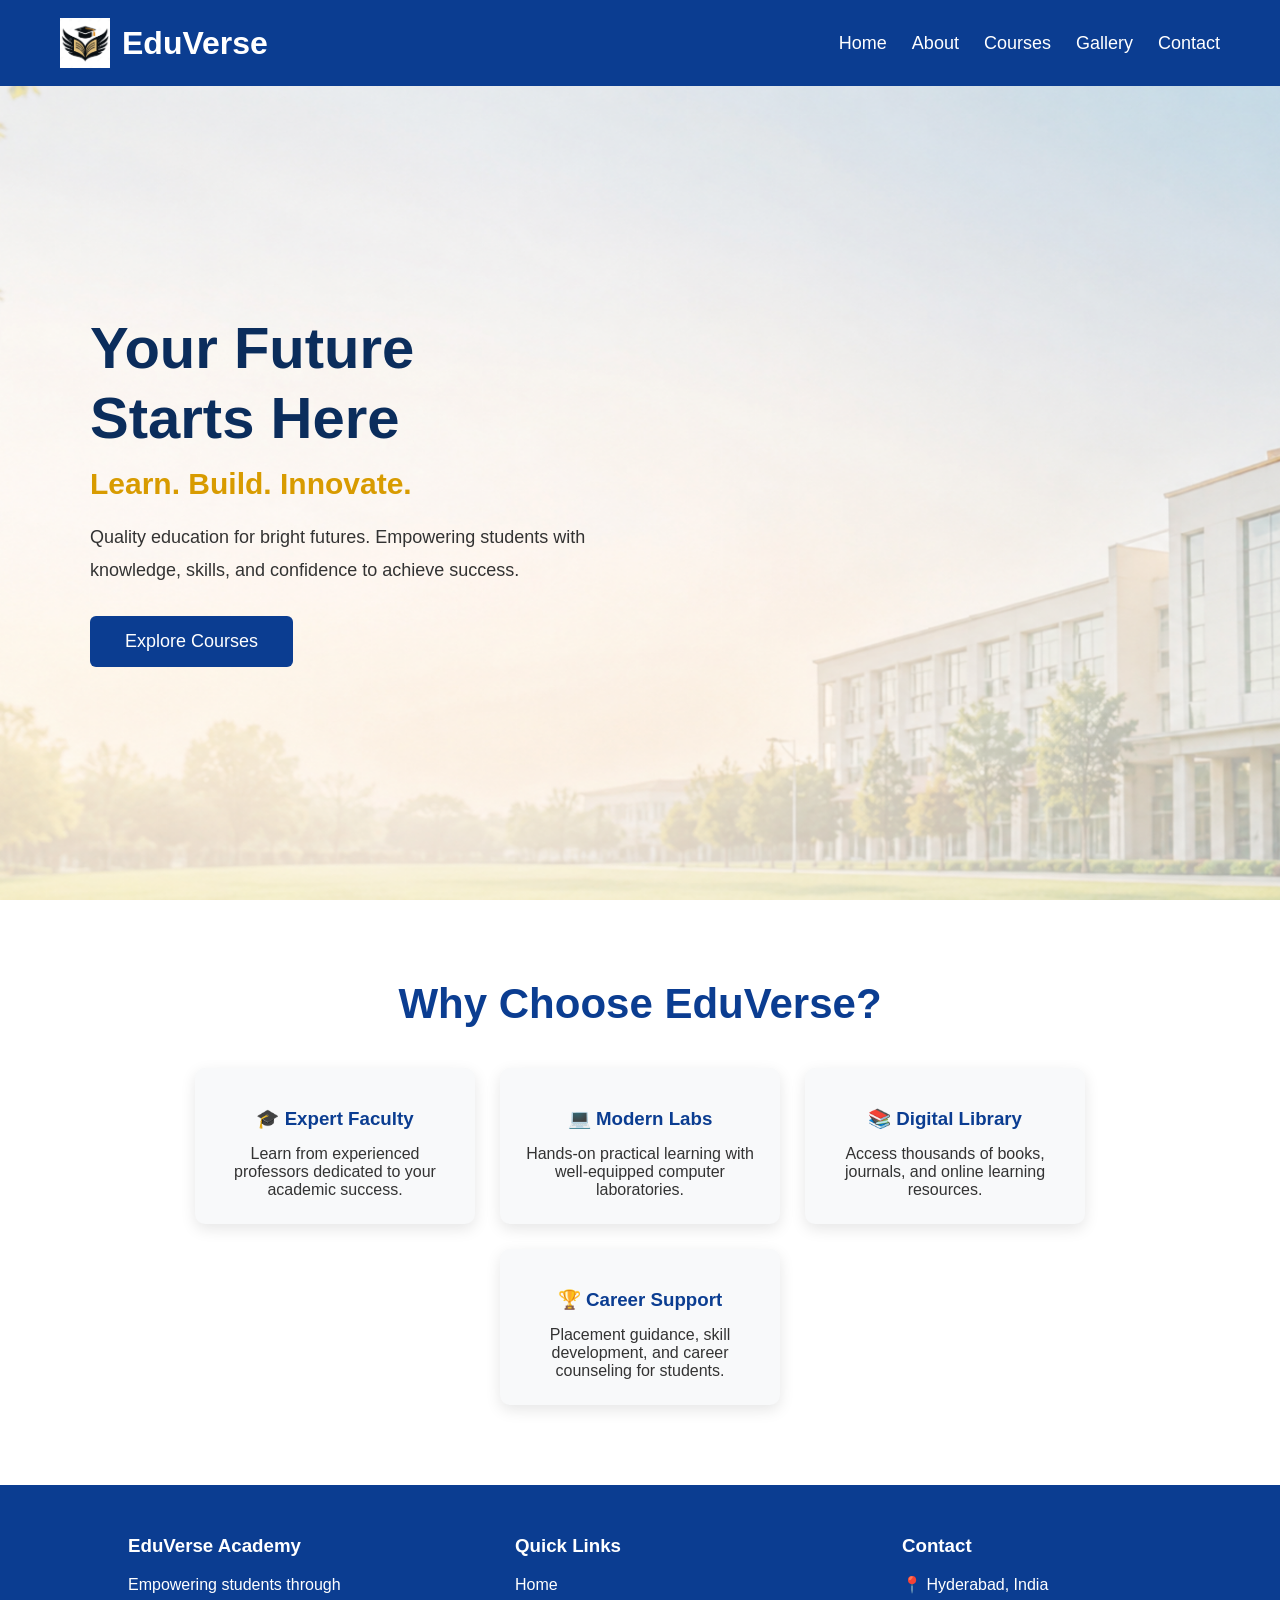
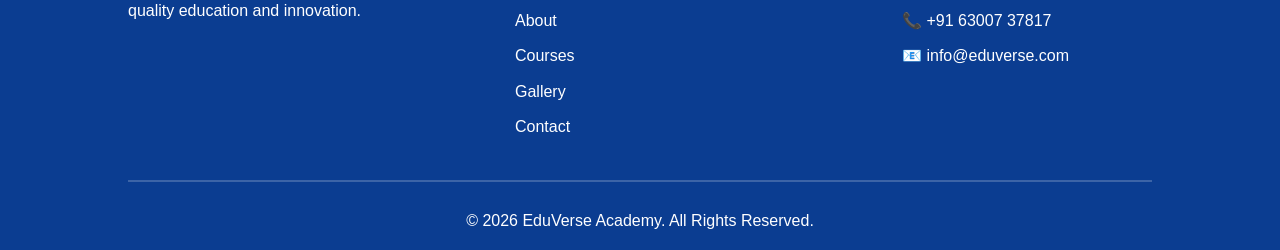
<file: index.html>
<!DOCTYPE html>
<html lang="en">

<head>
    <meta charset="UTF-8">
    <meta name="viewport" content="width=device-width, initial-scale=1.0">

    <title>EduVerse Academy</title>

    <meta name="description" content="EduVerse Academy provides quality education for students.">
    <meta name="keywords" content="Education, College, Courses, Learning">

    <link rel="stylesheet" href="style.css">
    <link rel="icon" type="image/png" href="images/favicon.png">
</head>

<body>

    <!-- Header -->
    <header>

        <div class="logo">
    <img src="images/logo.png" alt="EduVerse Logo">
    <h1>EduVerse</h1>
</div>

        <nav>
            <a href="index.html">Home</a>
            <a href="about.html">About</a>
            <a href="courses.html">Courses</a>
            <a href="gallery.html">Gallery</a>
            <a href="contact.html">Contact</a>
        </nav>

    </header>

    <!-- Hero Section -->
    <main>

        <section class="hero">

            <div class="hero-content">

                <h2>Your Future Starts Here</h2>

                <h3>Learn. Build. Innovate.</h3>

                <p>
                    Quality education for bright futures. Empowering students
                    with knowledge, skills, and confidence to achieve success.
                </p>

                <a href="courses.html">
                    <button>Explore Courses</button>
                </a>

            </div>

        </section>

        <section class="features">

    <h2>Why Choose EduVerse?</h2>

    <div class="cards">

        <div class="card">
            <h3>🎓 Expert Faculty</h3>
            <p>Learn from experienced professors dedicated to your academic success.</p>
        </div>

        <div class="card">
            <h3>💻 Modern Labs</h3>
            <p>Hands-on practical learning with well-equipped computer laboratories.</p>
        </div>

        <div class="card">
            <h3>📚 Digital Library</h3>
            <p>Access thousands of books, journals, and online learning resources.</p>
        </div>

        <div class="card">
            <h3>🏆 Career Support</h3>
            <p>Placement guidance, skill development, and career counseling for students.</p>
        </div>

    </div>

</section>

    </main>

    <!-- Footer -->
    <footer>

    <div class="footer-container">

        <div>
            <h3>EduVerse Academy</h3>
            <p>Empowering students through quality education and innovation.</p>
        </div>

        <div>
            <h3>Quick Links</h3>
            <p><a href="index.html">Home</a></p>
            <p><a href="about.html">About</a></p>
            <p><a href="courses.html">Courses</a></p>
            <p><a href="gallery.html">Gallery</a></p>
            <p><a href="contact.html">Contact</a></p>
        </div>

        <div>
            <h3>Contact</h3>
            <p>📍 Hyderabad, India</p>
            <p>📞 +91 63007 37817</p>
            <p>📧 info@eduverse.com</p>
        </div>

    </div>

    <hr>

    <p class="copyright">
        &copy; 2026 EduVerse Academy. All Rights Reserved.
    </p>

</footer>

    <script src="script.js"></script>

</body>

</html>
</file>
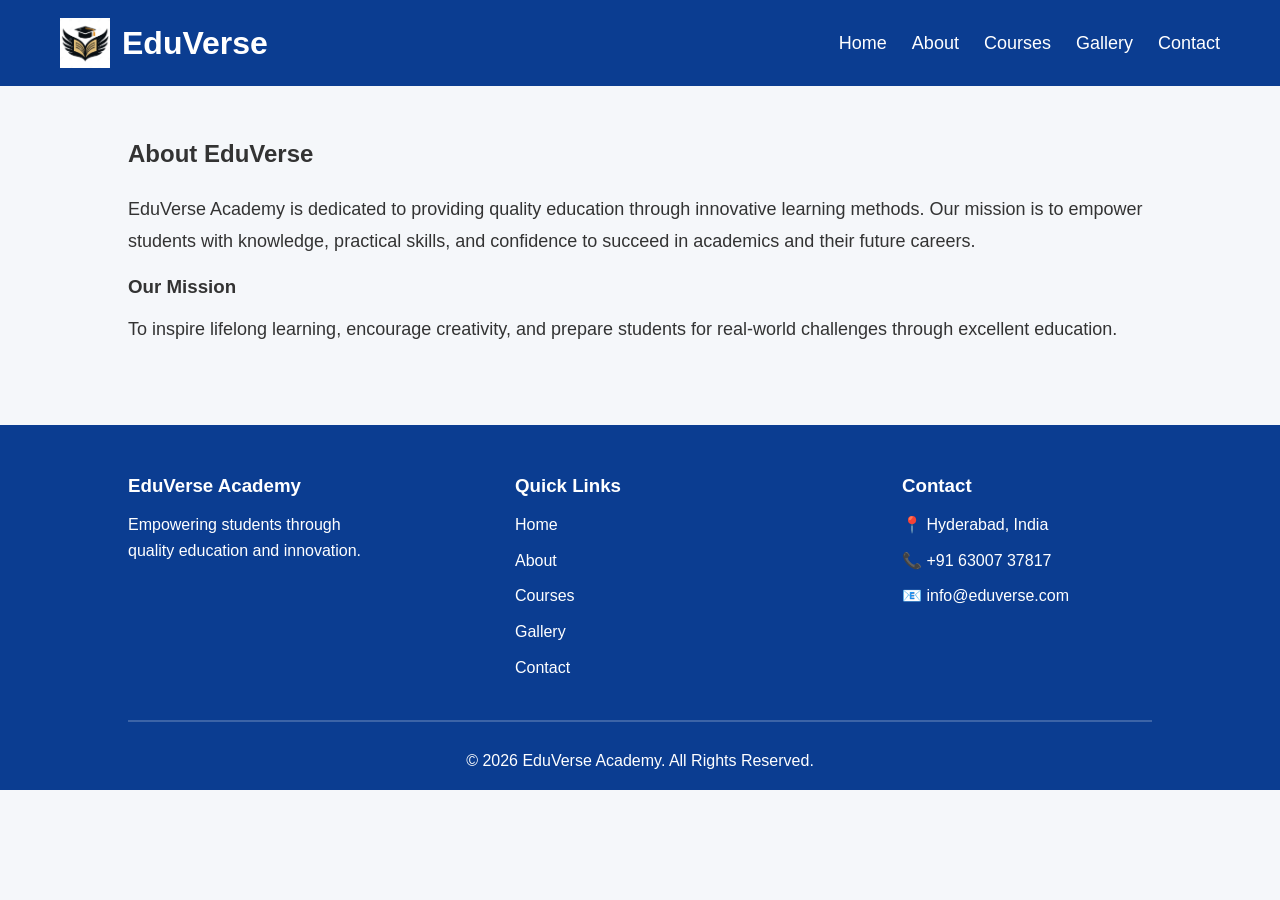
<file: about.html>
<!DOCTYPE html>
<html lang="en">
<head>
    <meta charset="UTF-8">
    <meta name="viewport" content="width=device-width, initial-scale=1.0">
    <title>About - EduVerse</title>
    <link rel="stylesheet" href="style.css">
    <link rel="icon" type="image/png" href="images/favicon.png">
</head>

<body>

<header>
    <div class="logo">
    <img src="images/logo.png" alt="EduVerse Logo">
    <h1>EduVerse</h1>
</div>

    <nav>
        <a href="index.html">Home</a>
        <a href="about.html">About</a>
        <a href="courses.html">Courses</a>
        <a href="gallery.html">Gallery</a>
        <a href="contact.html">Contact</a>
    </nav>
</header>

<section style="padding:140px 10% 80px;">

    <h2>About EduVerse</h2>

    <p style="margin-top:25px;font-size:18px;line-height:1.8;">
        EduVerse Academy is dedicated to providing quality education through
        innovative learning methods. Our mission is to empower students with
        knowledge, practical skills, and confidence to succeed in academics
        and their future careers.
    </p>

    <br>

    <h3>Our Mission</h3>

    <p style="margin-top:15px;font-size:18px;line-height:1.8;">
        To inspire lifelong learning, encourage creativity, and prepare
        students for real-world challenges through excellent education.
    </p>

</section>

<footer>

    <div class="footer-container">

        <div>
            <h3>EduVerse Academy</h3>
            <p>Empowering students through quality education and innovation.</p>
        </div>

        <div>
            <h3>Quick Links</h3>
            <p><a href="index.html">Home</a></p>
            <p><a href="about.html">About</a></p>
            <p><a href="courses.html">Courses</a></p>
            <p><a href="gallery.html">Gallery</a></p>
            <p><a href="contact.html">Contact</a></p>
        </div>

        <div>
            <h3>Contact</h3>
            <p>📍 Hyderabad, India</p>
            <p>📞 +91 63007 37817</p>
            <p>📧 info@eduverse.com</p>
        </div>

    </div>

    <hr>

    <p class="copyright">
        &copy; 2026 EduVerse Academy. All Rights Reserved.
    </p>

</footer>

</body>
</html>
</file>
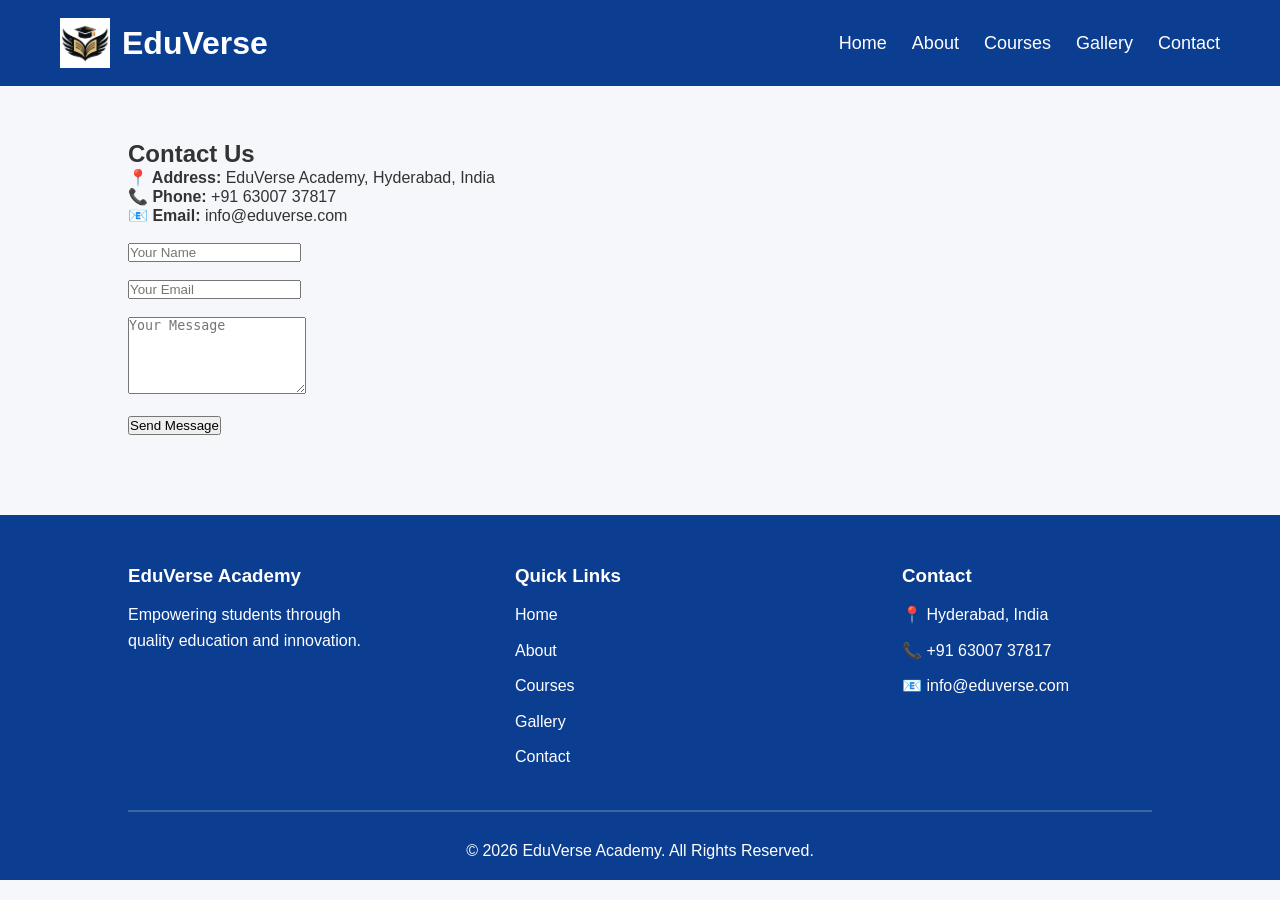
<file: contact.html>
<!DOCTYPE html>
<html lang="en">
<head>
    <meta charset="UTF-8">
    <meta name="viewport" content="width=device-width, initial-scale=1.0">
    <title>Contact - EduVerse</title>
    <link rel="stylesheet" href="style.css">
    <link rel="icon" type="image/png" href="images/favicon.png">
</head>

<body>

<header>
    <div class="logo">
    <img src="images/logo.png" alt="EduVerse Logo">
    <h1>EduVerse</h1>
</div>

    <nav>
        <a href="index.html">Home</a>
        <a href="about.html">About</a>
        <a href="courses.html">Courses</a>
        <a href="gallery.html">Gallery</a>
        <a href="contact.html">Contact</a>
    </nav>
</header>

<section style="padding:140px 10% 80px;">

    <h2>Contact Us</h2>

    <p><strong>📍 Address:</strong> EduVerse Academy, Hyderabad, India</p>

    <p><strong>📞 Phone:</strong> +91 63007 37817</p>

    <p><strong>📧 Email:</strong> info@eduverse.com</p>

    <br>

    <form>

        <input type="text" placeholder="Your Name" required><br><br>

        <input type="email" placeholder="Your Email" required><br><br>

        <textarea placeholder="Your Message" rows="5" required></textarea><br><br>

        <button type="submit">Send Message</button>

    </form>

</section>

<footer>

    <div class="footer-container">

        <div>
            <h3>EduVerse Academy</h3>
            <p>Empowering students through quality education and innovation.</p>
        </div>

        <div>
            <h3>Quick Links</h3>
            <p><a href="index.html">Home</a></p>
            <p><a href="about.html">About</a></p>
            <p><a href="courses.html">Courses</a></p>
            <p><a href="gallery.html">Gallery</a></p>
            <p><a href="contact.html">Contact</a></p>
        </div>

        <div>
            <h3>Contact</h3>
            <p>📍 Hyderabad, India</p>
            <p>📞 +91 63007 37817</p>
            <p>📧 info@eduverse.com</p>
        </div>

    </div>

    <hr>

    <p class="copyright">
        &copy; 2026 EduVerse Academy. All Rights Reserved.
    </p>

</footer>
<script src="script.js"></script>

</body>
</html>
</file>
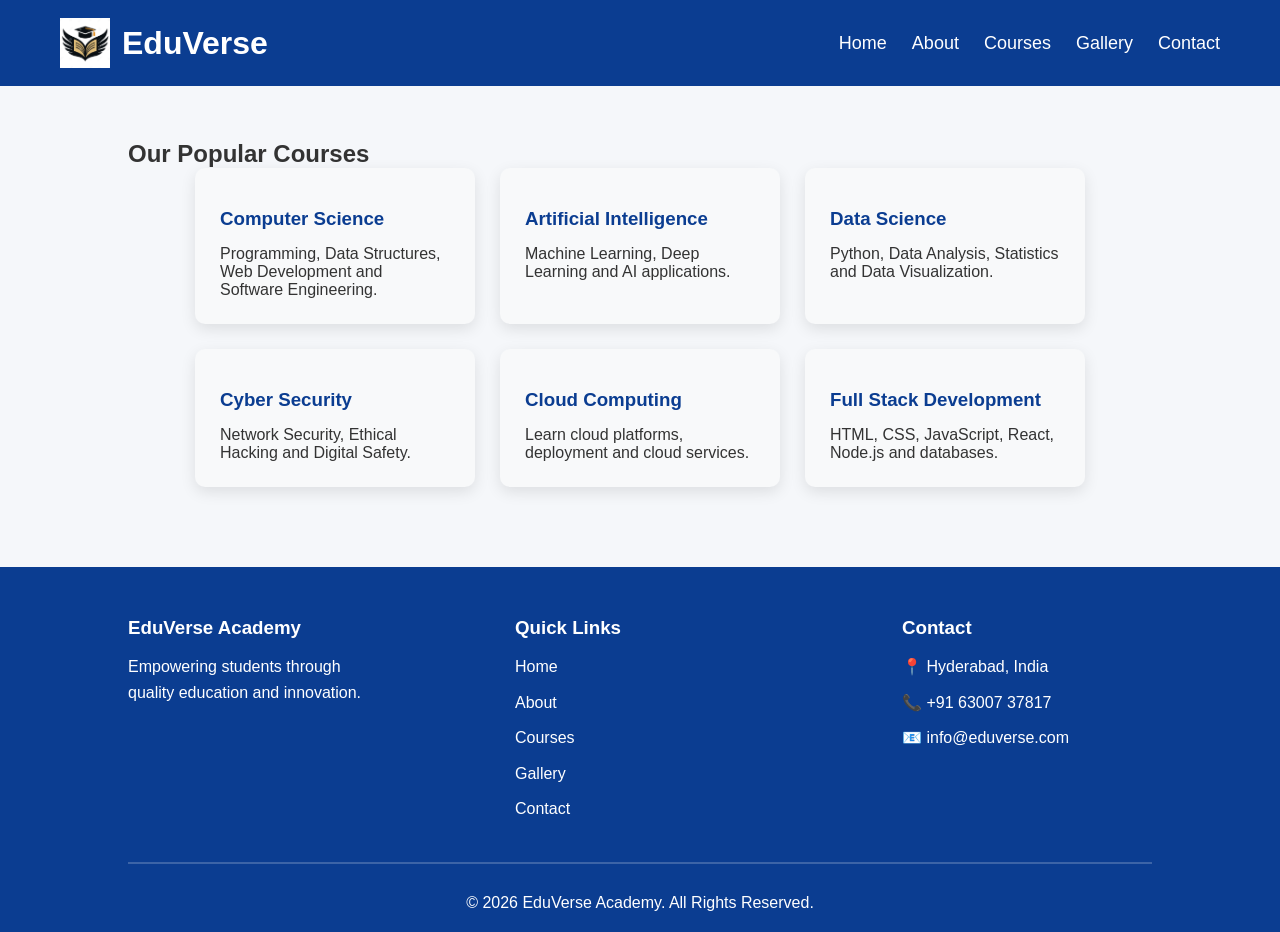
<file: courses.html>
<!DOCTYPE html>
<html lang="en">
<head>
    <meta charset="UTF-8">
    <meta name="viewport" content="width=device-width, initial-scale=1.0">
    <title>Courses - EduVerse</title>
    <link rel="stylesheet" href="style.css">
    <link rel="icon" type="image/png" href="images/favicon.png">
</head>

<body>

<header>
    <div class="logo">
    <img src="images/logo.png" alt="EduVerse Logo">
    <h1>EduVerse</h1>
</div>

    <nav>
        <a href="index.html">Home</a>
        <a href="about.html">About</a>
        <a href="courses.html">Courses</a>
        <a href="gallery.html">Gallery</a>
        <a href="contact.html">Contact</a>
    </nav>
</header>

<section style="padding:140px 10% 80px;">

    <h2>Our Popular Courses</h2>

    <div class="cards">

        <div class="card">
            <h3>Computer Science</h3>
            <p>Programming, Data Structures, Web Development and Software Engineering.</p>
        </div>

        <div class="card">
            <h3>Artificial Intelligence</h3>
            <p>Machine Learning, Deep Learning and AI applications.</p>
        </div>

        <div class="card">
            <h3>Data Science</h3>
            <p>Python, Data Analysis, Statistics and Data Visualization.</p>
        </div>

        <div class="card">
            <h3>Cyber Security</h3>
            <p>Network Security, Ethical Hacking and Digital Safety.</p>
        </div>

        <div class="card">
            <h3>Cloud Computing</h3>
            <p>Learn cloud platforms, deployment and cloud services.</p>
        </div>

        <div class="card">
            <h3>Full Stack Development</h3>
            <p>HTML, CSS, JavaScript, React, Node.js and databases.</p>
        </div>

    </div>

</section>

<footer>

    <div class="footer-container">

        <div>
            <h3>EduVerse Academy</h3>
            <p>Empowering students through quality education and innovation.</p>
        </div>

        <div>
            <h3>Quick Links</h3>
            <p><a href="index.html">Home</a></p>
            <p><a href="about.html">About</a></p>
            <p><a href="courses.html">Courses</a></p>
            <p><a href="gallery.html">Gallery</a></p>
            <p><a href="contact.html">Contact</a></p>
        </div>

        <div>
            <h3>Contact</h3>
            <p>📍 Hyderabad, India</p>
            <p>📞 +91 63007 37817</p>
            <p>📧 info@eduverse.com</p>
        </div>

    </div>

    <hr>

    <p class="copyright">
        &copy; 2026 EduVerse Academy. All Rights Reserved.
    </p>

</footer>

</body>
</html>
</file>
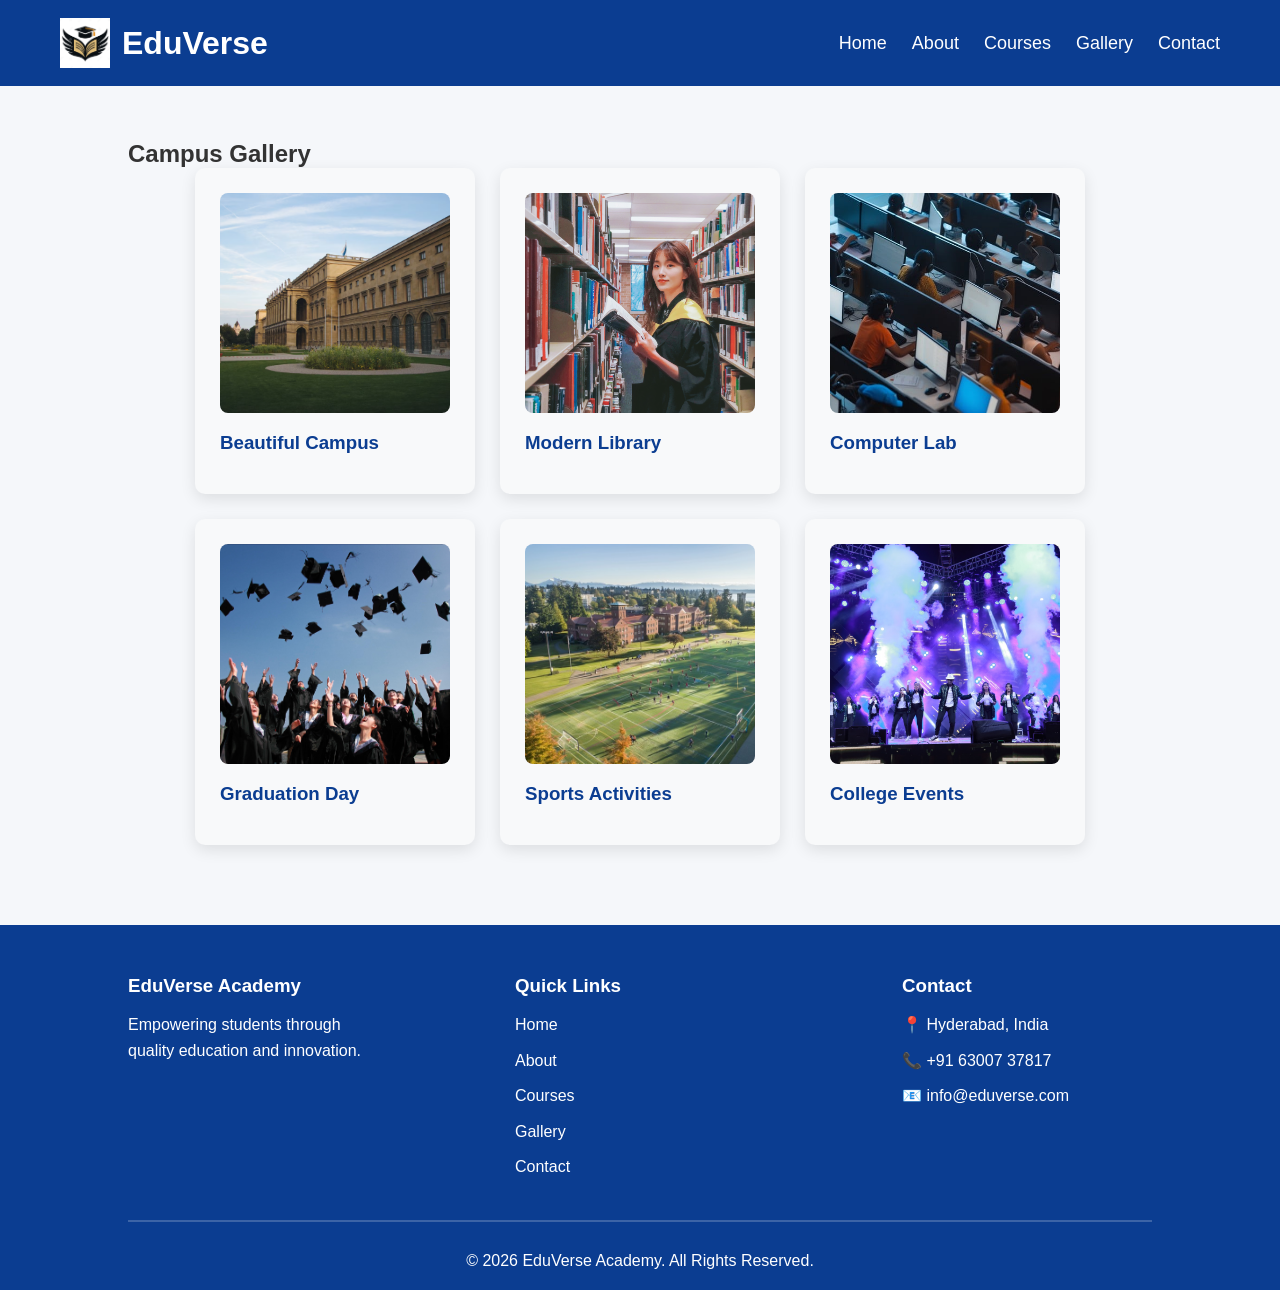
<file: gallery.html>
<!DOCTYPE html>
<html lang="en">
<head>
    <meta charset="UTF-8">
    <meta name="viewport" content="width=device-width, initial-scale=1.0">
    <title>Gallery - EduVerse</title>
    <link rel="stylesheet" href="style.css">
    <link rel="icon" type="image/png" href="images/favicon.png">
</head>

<body>

<header>
    <div class="logo">
    <img src="images/logo.png" alt="EduVerse Logo">
    <h1>EduVerse</h1>
</div>

    <nav>
        <a href="index.html">Home</a>
        <a href="about.html">About</a>
        <a href="courses.html">Courses</a>
        <a href="gallery.html">Gallery</a>
        <a href="contact.html">Contact</a>
    </nav>
</header>

<section style="padding:140px 10% 80px;">

    <h2>Campus Gallery</h2>

    <div class="cards">

        <div class="card">
            <img src="images/campus.jpg" alt="Campus">
            <h3>Beautiful Campus</h3>
        </div>

        <div class="card">
            <img src="images/library.jpg" alt="Library">
            <h3>Modern Library</h3>
        </div>

        <div class="card">
            <img src="images/lab.jpg" alt="Computer Lab">
            <h3>Computer Lab</h3>
        </div>

        <div class="card">
            <img src="images/graduation.jpg" alt="Graduation">
            <h3>Graduation Day</h3>
        </div>

        <div class="card">
            <img src="images/sports.jpg" alt="Sports">
            <h3>Sports Activities</h3>
        </div>

        <div class="card">
            <img src="images/events.jpg" alt="Events">
            <h3>College Events</h3>
        </div>

    </div>

</section>

<footer>

    <div class="footer-container">

        <div>
            <h3>EduVerse Academy</h3>
            <p>Empowering students through quality education and innovation.</p>
        </div>

        <div>
            <h3>Quick Links</h3>
            <p><a href="index.html">Home</a></p>
            <p><a href="about.html">About</a></p>
            <p><a href="courses.html">Courses</a></p>
            <p><a href="gallery.html">Gallery</a></p>
            <p><a href="contact.html">Contact</a></p>
        </div>

        <div>
            <h3>Contact</h3>
            <p>📍 Hyderabad, India</p>
            <p>📞 +91 63007 37817</p>
            <p>📧 info@eduverse.com</p>
        </div>

    </div>

    <hr>

    <p class="copyright">
        &copy; 2026 EduVerse Academy. All Rights Reserved.
    </p>

</footer>

</body>
</html>
</file>
<file: style.css>
/* ==========================
   RESET
========================== */

html{
    scroll-behavior:smooth;
}

*{
    margin:0;
    padding:0;
    box-sizing:border-box;
}

body{
    font-family:Arial, Helvetica, sans-serif;
    background:#f5f7fa;
    color:#333;
}

/* ==========================
   HEADER
========================== */

header{
    position:fixed;
    top:0;
    left:0;
    width:100%;
    background:#0b3d91;
    display:flex;
    justify-content:space-between;
    align-items:center;
    padding:18px 60px;
    z-index:1000;
}

.logo{
    display:flex;
    align-items:center;
    gap:12px;
}

.logo img{
    width:50px;
    height:50px;
}

header h1{
    color:white;
    font-size:32px;
}

nav{
    display:flex;
    gap:25px;
}

nav a{
    color:white;
    text-decoration:none;
    font-size:18px;
    transition:.3s;
}

nav a:hover{
    color:#FFD54F;
}

/* ==========================
   HERO
========================== */

.hero{
    margin-top:80px;
    min-height:calc(100vh - 80px);
    background:url("images/hero.png") center center/cover no-repeat;
    display:flex;
    align-items:center;
    padding:0 90px;
}

.hero-content{
    max-width:500px;
}

.hero h2{
    font-size:58px;
    color:#0b2d5c;
    line-height:1.2;
    margin-bottom:15px;
}

.hero h3{
    font-size:30px;
    color:#d89b00;
    margin-bottom:20px;
}

.hero p{
    font-size:18px;
    line-height:1.8;
    margin-bottom:30px;
}

.hero button{
    background:#0b3d91;
    color:white;
    border:none;
    padding:15px 35px;
    font-size:18px;
    border-radius:6px;
    cursor:pointer;
    transition:.3s;
}

.hero button:hover{
    background:#072b66;
}

/* ==========================
   FEATURES
========================== */

.features{
    padding:80px 10%;
    text-align:center;
    background:white;
}

.features h2{
    font-size:42px;
    color:#0b3d91;
    margin-bottom:40px;
}

.cards{
    display:flex;
    flex-wrap:wrap;
    justify-content:center;
    gap:25px;
}

.card{
    width:280px;
    background:#f8f9fa;
    border-radius:10px;
    padding:25px;
    box-shadow:0 5px 15px rgba(0,0,0,.1);
    transition:.3s;
}

.card:hover{
    transform:translateY(-8px);
}

.card img{
    width:100%;
    height:220px;
    object-fit:cover;
    border-radius:8px;
}

.card h3{
    margin:15px 0;
    color:#0b3d91;
}

/* ==========================
   FOOTER
========================== */

footer{
    background:#0b3d91;
    color:white;
    padding:50px 10% 20px;
}

.footer-container{
    display:flex;
    justify-content:space-between;
    flex-wrap:wrap;
    gap:40px;
}

.footer-container div{
    width:250px;
}

.footer-container h3{
    margin-bottom:15px;
}

.footer-container p{
    margin-bottom:10px;
    line-height:1.6;
}

.footer-container a{
    color:white;
    text-decoration:none;
}

.footer-container a:hover{
    color:#FFD54F;
}

footer hr{
    margin:30px 0;
    border:1px solid rgba(255,255,255,.2);
}

.copyright{
    text-align:center;
}

/* ==========================
   MOBILE RESPONSIVE
========================== */

@media (max-width:768px){

header{
    position:relative;
    flex-direction:column;
    justify-content:center;
    padding:15px 20px;
}

.logo{
    margin-bottom:10px;
}

header h1{
    font-size:28px;
}

nav{
    flex-direction:column;
    align-items:center;
    gap:12px;
}

nav a{
    font-size:18px;
}

.hero{
    margin-top:0;
    min-height:80vh;
    padding:40px 20px;
    justify-content:center;
    text-align:center;
}

.hero-content{
    max-width:100%;
}

.hero h2{
    font-size:42px;
}

.hero h3{
    font-size:24px;
}

.hero p{
    font-size:17px;
}

.hero button{
    width:220px;
}

.features{
    padding:60px 20px;
}

.features h2{
    font-size:34px;
}

.card{
    width:100%;
    max-width:320px;
}

.footer-container{
    flex-direction:column;
    text-align:center;
    align-items:center;
}

.footer-container div{
    width:100%;
}

}
</file>
